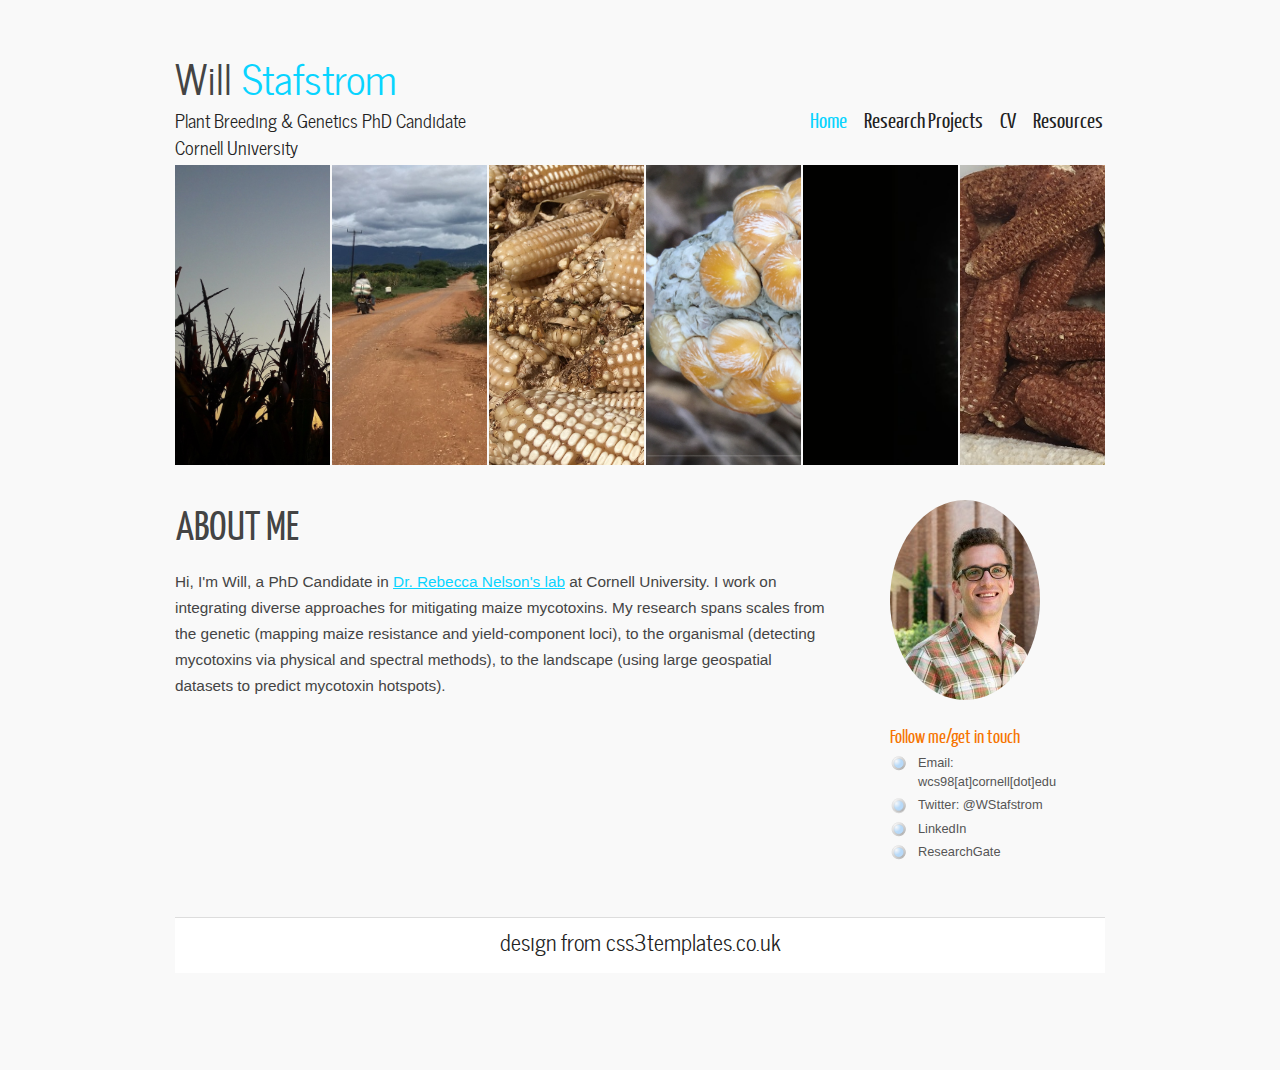
<file: index.html>
<!DOCTYPE HTML>
<html>

<head>
  <title>Will Stafstrom</title>
  <meta name="description" content="website description" />
  <meta name="keywords" content="website keywords, website keywords" />
  <meta http-equiv="content-type" content="text/html; charset=UTF-8" />
  <link rel="stylesheet" type="text/css" href="css/style.css" />
  <!-- modernizr enables HTML5 elements and feature detects -->
  <script type="text/javascript" src="js/modernizr-1.5.min.js"></script>
</head>

<body>
  <div id="main">
    <header>
      <div id="logo">
        <div id="logo_text">
          <!-- class="logo_colour", allows you to change the colour of the text -->
          <h1><a href="index.html">Will <span class="logo_colour">Stafstrom</span></a></h1>
          <h2>Plant Breeding & Genetics PhD Candidate Cornell University</h2>
        </div>
      </div>
      <nav>
        <ul class="sf-menu" id="nav">
          <li class="selected"><a href="index.html">Home</a></li>
          <li><a href="research_projects.html">Research Projects</a></li>
          <li><a href="cv.html">CV</a></li>
          <li><a href="resources.html">Resources</a></li>
        </ul>
      </nav>
    </header>
    <div id="site_content">
      <ul id="images">
        <li><img src="images/corn_nc_sunrise.jpg" width="600" height="300" alt="corn_nc_sunrise" /></li>
        <li><img src="images/kongwa.jpg" width="600" height="300" alt="kongwa_landscape" /></li>
        <li><img src="images/kongwa_corn_mold.JPG" width="600" height="300" alt="kongwa_corn_mold" /></li>
        <li><img src="images/nc_fv_corn.JPG" width="600" height="300" alt="nc_fv_corn" /></li>
        <li><img src="images/fv_micro.jpg" width="600" height="300" alt="fv_microscope" /></li>
        <li><img src="images/corn_cobs.jpg" width="600" height="300" alt="corn_cobs" /></li>
      </ul>
      <div id="sidebar_container">
        <div class="sidebar">
          <style>
            .roundimg {
              border-radius: 50%;
            }
          </style>
          <img src="images/bio-photo.jpg" width="150" height="200" alt="bio_photo" class="roundimg" />
        </div>
        <div class="sidebar">
          <h4>Follow me/get in touch</h4>
          <ul>
            <li><a href = "mailto: wcs98@cornell.edu">Email: wcs98[at]cornell[dot]edu</a></li>
            <li><a href="https://twitter.com/WStafstrom" target="_blank">Twitter: @WStafstrom</a></li>
            <li><a href="https://www.linkedin.com/in/william-stafstrom" target="_blank">LinkedIn</a></li>
            <li><a href="https://www.researchgate.net/profile/William-Stafstrom" target="_blank">ResearchGate</a></li>
          </ul>
        </div>
      </div>
      <div class="content">
        <h1>About Me</h1>
        <p>Hi, I'm Will, a PhD Candidate in <a href="https://cals.cornell.edu/rebecca-judith-nelson" target="_blank">Dr. Rebecca Nelson's lab</a> at Cornell University. I work on integrating diverse approaches for mitigating maize mycotoxins. My research spans scales from the genetic (mapping maize resistance and yield-component loci), to the organismal (detecting mycotoxins via physical and spectral methods), to the landscape (using large geospatial datasets to predict mycotoxin hotspots).</p> 
      </div>
    </div>
    <footer>
      <p><a href="http://www.css3templates.co.uk" target="_blank">design from css3templates.co.uk</a></p>
    </footer>
  </div>
  <p>&nbsp;</p>
  <!-- javascript at the bottom for fast page loading -->
  <script type="text/javascript" src="js/jquery.js"></script>
  <script type="text/javascript" src="js/jquery.easing-sooper.js"></script>
  <script type="text/javascript" src="js/jquery.sooperfish.js"></script>
  <script type="text/javascript" src="js/jquery.kwicks-1.5.1.js"></script>
  <script type="text/javascript">
    $(document).ready(function() {
      $('#images').kwicks({
        max : 600,
        spacing : 2
      });
      $('ul.sf-menu').sooperfish();
    });
  </script>
</body>
</html>
</file>
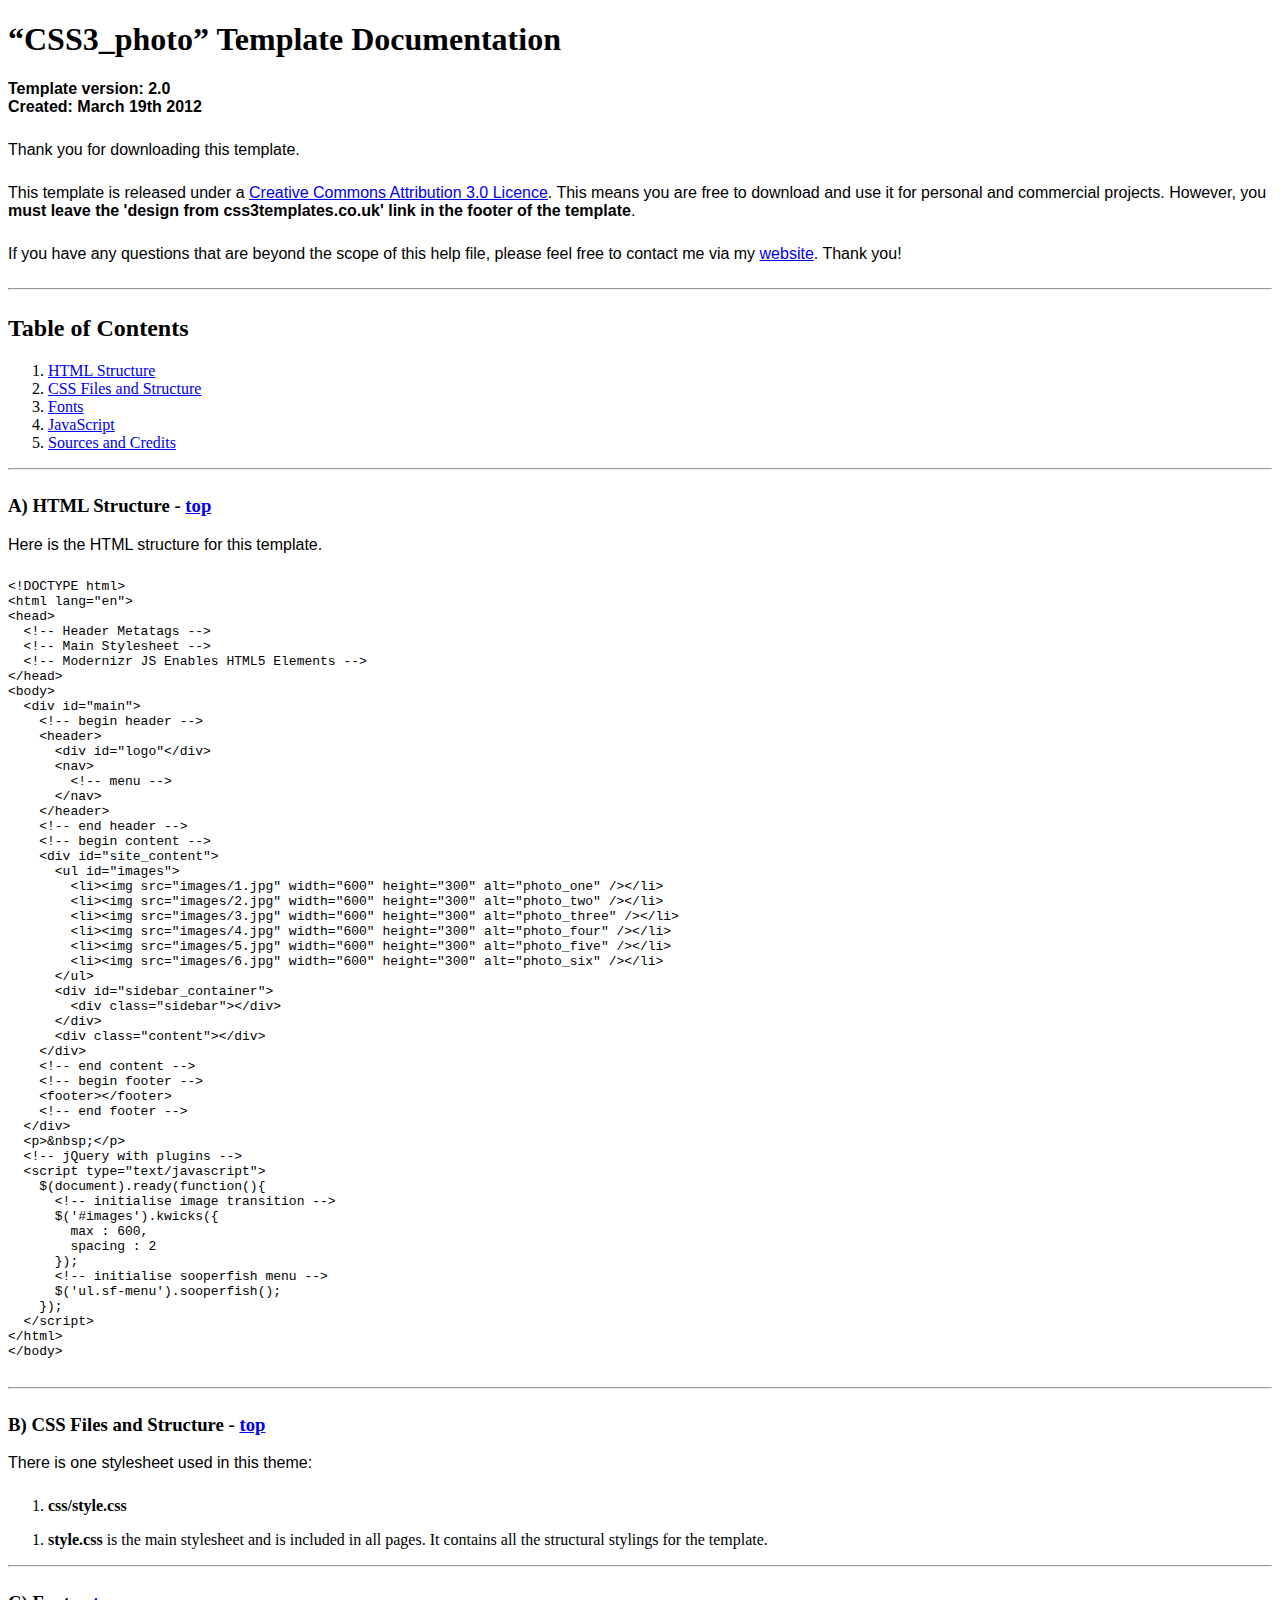
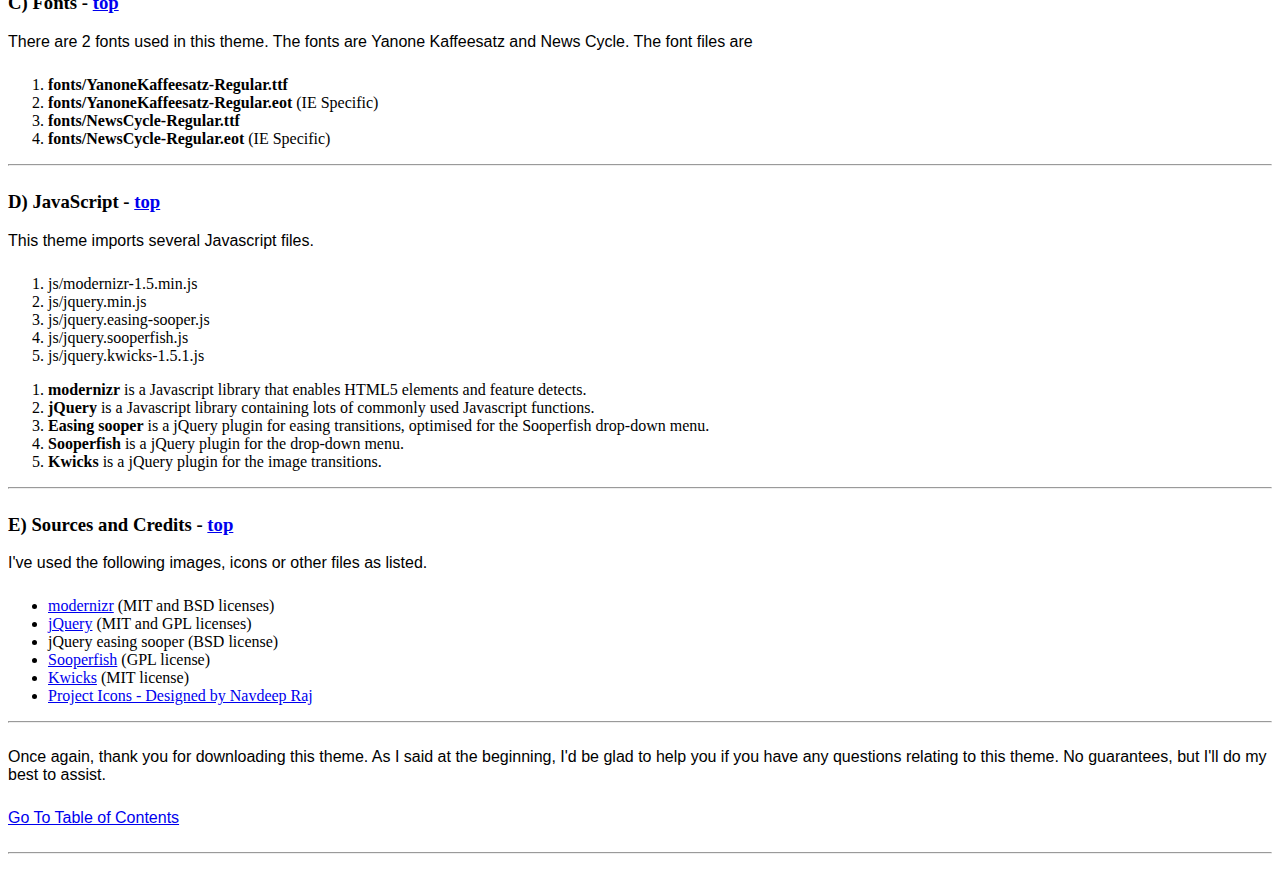
<file: documentation/index.html>
<!DOCTYPE HTML>
<html>
  <meta http-equiv="content-type" content="text/html;charset=utf-8">
  <title>CSS3_photo Template</title>
  <style type="text/css" media="screen">
    p, table, hr, .box { font-family: arial; margin-bottom:25px; }
    .box p { margin-bottom:10px; }
  </style>
</head>


<body>
  <div>

    <h1>&ldquo;CSS3_photo&rdquo; Template Documentation</h1>

    <p><strong>Template version: 2.0<br />Created: March 19th 2012</strong></p>

    <div>
      <p>Thank you for downloading this template.</p>
      <p>This template is released under a <a href="http://creativecommons.org/licenses/by/3.0">Creative Commons Attribution 3.0 Licence</a>. This means you are free to download and use it for personal and commercial projects. However, you <strong>must leave the 'design from css3templates.co.uk' link in the footer of the template</strong>.</p>
      <p>If you have any questions that are beyond the scope of this help file, please feel free to contact me via my <a href="http://www.css3templates.co.uk">website</a>. Thank you!</p>
    </div>

    <hr>

    <h2 id="toc">Table of Contents</h2>
    <ol>
      <li><a href="#htmlStructure">HTML Structure</a></li>
      <li><a href="#cssFiles">CSS Files and Structure</a></li>
      <li><a href="#fontFiles">Fonts</a></li>
      <li><a href="#javascript">JavaScript</a></li>
      <li><a href="#credits">Sources and Credits</a></li>
    </ol>

    <hr>

    <h3 id="htmlStructure"><strong>A) HTML Structure</strong> - <a href="#toc">top</a></h3>
    <p>Here is the HTML structure for this template.</p>

    <pre>
&lt;!DOCTYPE html&gt;
&lt;html lang=&quot;en&quot;&gt;
&lt;head&gt;
  &lt;!-- Header Metatags --&gt;
  &lt;!-- Main Stylesheet --&gt;
  &lt;!-- Modernizr JS Enables HTML5 Elements --&gt;
&lt;/head&gt;
&lt;body&gt;
  &lt;div id=&quot;main&quot;&gt;
    &lt;!-- begin header --&gt;
    &lt;header&gt;
      &lt;div id=&quot;logo&quot;&lt;/div&gt;
      &lt;nav&gt;
        &lt;!-- menu --&gt;
      &lt;/nav&gt;
    &lt;/header&gt;
    &lt;!-- end header --&gt;
    &lt;!-- begin content --&gt;
    &lt;div id=&quot;site_content&quot;&gt;
      &lt;ul id="images"&gt;
        &lt;li&gt;&lt;img src=&quot;images/1.jpg&quot; width=&quot;600&quot; height=&quot;300&quot; alt=&quot;photo_one&quot; /&gt;&lt;/li&gt;
        &lt;li&gt;&lt;img src=&quot;images/2.jpg&quot; width=&quot;600&quot; height=&quot;300&quot; alt=&quot;photo_two&quot; /&gt;&lt;/li&gt;
        &lt;li&gt;&lt;img src=&quot;images/3.jpg&quot; width=&quot;600&quot; height=&quot;300&quot; alt=&quot;photo_three&quot; /&gt;&lt;/li&gt;
        &lt;li&gt;&lt;img src=&quot;images/4.jpg&quot; width=&quot;600&quot; height=&quot;300&quot; alt=&quot;photo_four&quot; /&gt;&lt;/li&gt;
        &lt;li&gt;&lt;img src=&quot;images/5.jpg&quot; width=&quot;600&quot; height=&quot;300&quot; alt=&quot;photo_five&quot; /&gt;&lt;/li&gt;
        &lt;li&gt;&lt;img src=&quot;images/6.jpg&quot; width=&quot;600&quot; height=&quot;300&quot; alt=&quot;photo_six&quot; /&gt;&lt;/li&gt;
      &lt;/ul&gt;
      &lt;div id=&quot;sidebar_container&quot;&gt;
        &lt;div class=&quot;sidebar&quot;&gt;&lt;/div&gt;
      &lt;/div&gt;
      &lt;div class=&quot;content&quot;&gt;&lt;/div&gt;
    &lt;/div&gt;
    &lt;!-- end content --&gt;
    &lt;!-- begin footer --&gt;
    &lt;footer&gt;&lt;/footer&gt;
    &lt;!-- end footer --&gt;
  &lt;/div&gt;
  &lt;p&gt;&amp;nbsp;&lt;/p&gt;
  &lt;!-- jQuery with plugins --&gt;
  &lt;script type=&quot;text/javascript&quot;&gt;
    $(document).ready(function(){
      &lt;!-- initialise image transition --&gt;
      $('#images').kwicks({
        max : 600,
        spacing : 2
      });
      &lt;!-- initialise sooperfish menu --&gt;
      $('ul.sf-menu').sooperfish();
    });
  &lt;/script&gt;
&lt;/html&gt;
&lt;/body&gt;
    </pre>

    <hr>

    <h3 id="cssFiles"><strong>B) CSS Files and Structure</strong> - <a href="#toc">top</a></h3>

    <p>There is one stylesheet used in this theme:</p>
    <ol>
      <li><b>css/style.css</b></li>
    </ol>

    <ol>
      <li><b>style.css</b> is the main stylesheet and is included in all pages. It contains all the structural stylings for the template.</li>
    </ol>

    <hr>

    <h3 id="fontFiles"><strong>C) Fonts</strong> - <a href="#toc">top</a></h3>

    <p>There are 2 fonts used in this theme. The fonts are Yanone Kaffeesatz and News Cycle. The font files are</p>
    <ol>
      <li><b>fonts/YanoneKaffeesatz-Regular.ttf</b></li>
      <li><b>fonts/YanoneKaffeesatz-Regular.eot</b> (IE Specific)</li>
      <li><b>fonts/NewsCycle-Regular.ttf</b></li>
      <li><b>fonts/NewsCycle-Regular.eot</b> (IE Specific)</li>
    </ol>

    <hr>

    <h3 id="javascript"><strong>D) JavaScript</strong> - <a href="#toc">top</a></h3>

    <p>This theme imports several Javascript files.</p>

    <ol>
      <li>js/modernizr-1.5.min.js</li>
      <li>js/jquery.min.js</li>
      <li>js/jquery.easing-sooper.js</li>
      <li>js/jquery.sooperfish.js</li>
      <li>js/jquery.kwicks-1.5.1.js</li>
    </ol>

    <ol>
      <li><b>modernizr</b> is a Javascript library that enables HTML5 elements and feature detects.</li>
      <li><b>jQuery</b> is a Javascript library containing lots of commonly used Javascript functions.</li>
      <li><b>Easing sooper</b> is a jQuery plugin for easing transitions, optimised for the Sooperfish drop-down menu.</li>
      <li><b>Sooperfish</b> is a jQuery plugin for the drop-down menu.</li>
      <li><b>Kwicks</b> is a jQuery plugin for the image transitions.</li>
    </ol>

    <hr>

    <h3 id="credits"><strong>E) Sources and Credits</strong> - <a href="#toc">top</a></h3>

    <p>I've used the following images, icons or other files as listed.

    <ul>
      <li><a href="http://www.modernizr.com">modernizr</a> (MIT and BSD licenses)</li>
      <li><a href="http://www.jquery.com">jQuery</a> (MIT and GPL licenses)</li>
      <li>jQuery easing sooper (BSD license)</li>
      <li><a href="http://archive.plugins.jquery.com/project/SooperFish">Sooperfish</a> (GPL license)</li>
      <li><a href="http://www.jeremymartin.name/projects.php?project=kwicks">Kwicks</a> (MIT license)</li>
      <li><a href="http://www.dezinerfolio.com/freebie/project-icon-set">Project Icons - Designed by Navdeep Raj</a>
    </ul>

    <hr>

    <p>Once again, thank you for downloading this theme. As I said at the beginning, I'd be glad to help you if you have any questions relating to this theme. No guarantees, but I'll do my best to assist.</p>

    <p><a href="#toc">Go To Table of Contents</a></p>

    <hr>
  </div>
</body>
</html>
</file>
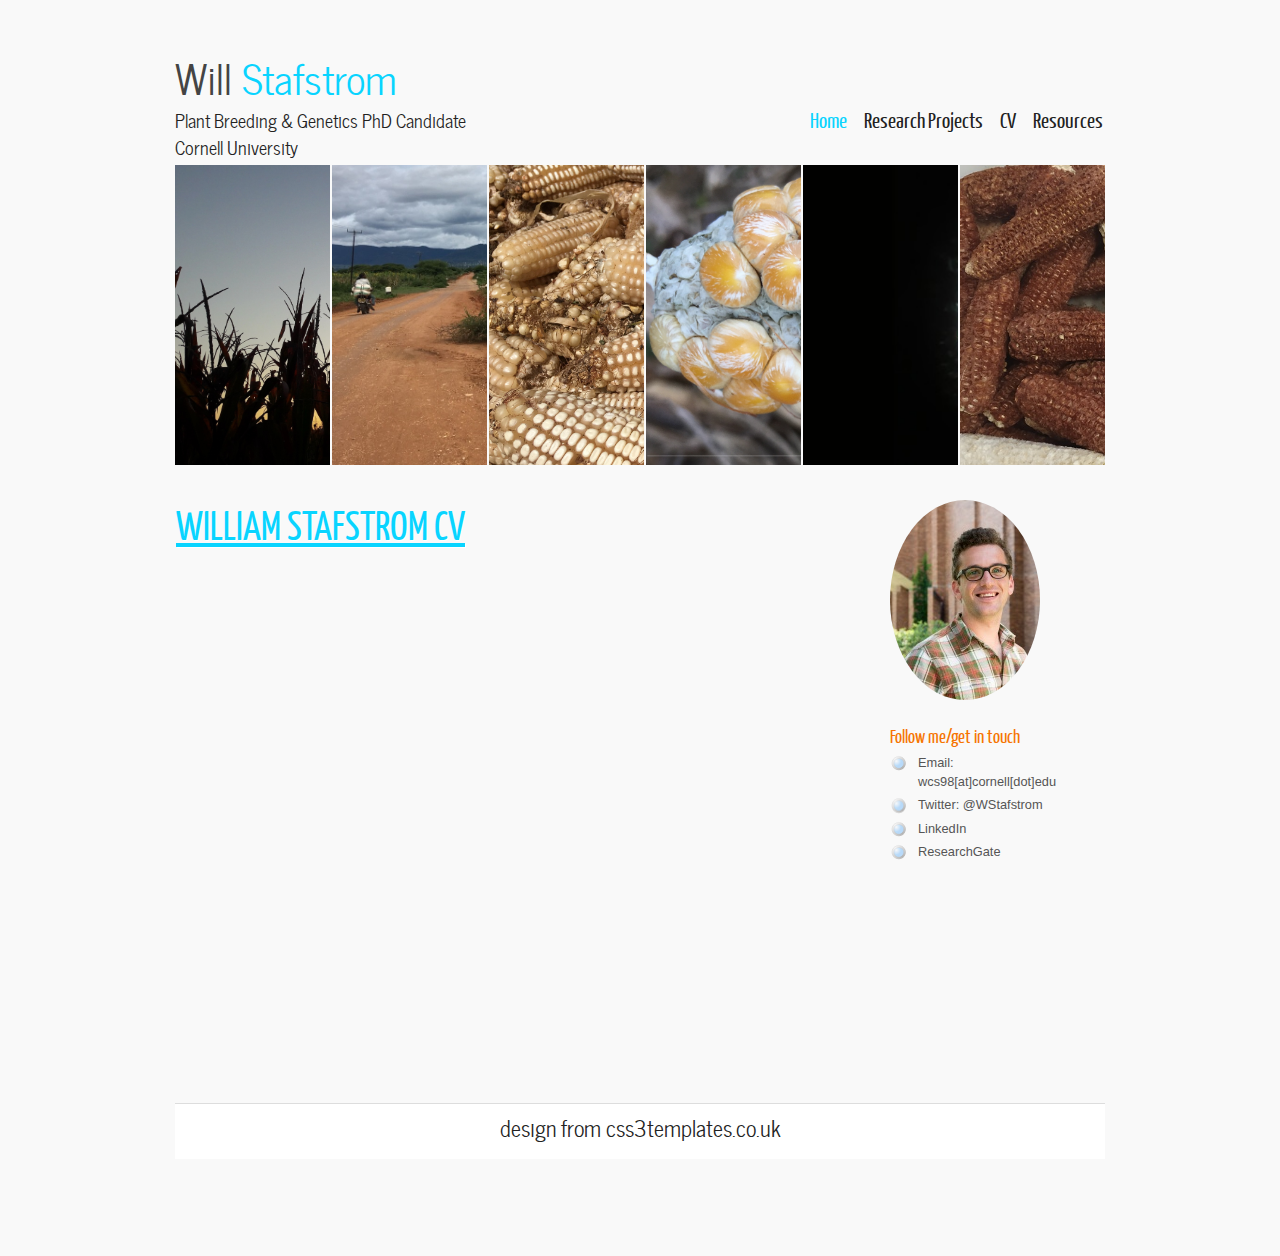
<file: cv.html>
<!DOCTYPE HTML>
<html>

<head>
  <title>Will Stafstrom</title>
  <meta name="description" content="website description" />
  <meta name="keywords" content="website keywords, website keywords" />
  <meta http-equiv="content-type" content="text/html; charset=UTF-8" />
  <link rel="stylesheet" type="text/css" href="css/style.css" />
  <!-- modernizr enables HTML5 elements and feature detects -->
  <script type="text/javascript" src="js/modernizr-1.5.min.js"></script>
</head>

<body>
  <div id="main">
    <header>
      <div id="logo">
        <div id="logo_text">
          <!-- class="logo_colour", allows you to change the colour of the text -->
          <h1><a href="index.html">Will <span class="logo_colour">Stafstrom</span></a></h1>
          <h2>Plant Breeding & Genetics PhD Candidate Cornell University</h2>
        </div>
      </div>
      <nav>
        <ul class="sf-menu" id="nav">
          <li class="selected"><a href="index.html">Home</a></li>
          <li><a href="research_projects.html">Research Projects</a></li>
          <li><a href="cv.html">CV</a></li>
          <li><a href="resources.html">Resources</a></li>
        </ul>
      </nav>
    </header>
    <div id="site_content">
      <ul id="images">
        <li><img src="images/corn_nc_sunrise.jpg" width="600" height="300" alt="corn_nc_sunrise" /></li>
        <li><img src="images/kongwa.jpg" width="600" height="300" alt="kongwa_landscape" /></li>
        <li><img src="images/kongwa_corn_mold.JPG" width="600" height="300" alt="kongwa_corn_mold" /></li>
        <li><img src="images/nc_fv_corn.JPG" width="600" height="300" alt="nc_fv_corn" /></li>
        <li><img src="images/fv_micro.jpg" width="600" height="300" alt="fv_microscope" /></li>
        <li><img src="images/corn_cobs.jpg" width="600" height="300" alt="corn_cobs" /></li>
      </ul>
      <div id="sidebar_container">
        <div class="sidebar">
          <style>
            .roundimg {
              border-radius: 50%;
            }
          </style>
          <img src="images/bio-photo.jpg" width="150" height="200" alt="bio_photo" class="roundimg" />
        </div>
        <div class="sidebar">
          <h4>Follow me/get in touch</h4>
          <ul>
            <li><a href = "mailto: wcs98@cornell.edu">Email: wcs98[at]cornell[dot]edu</a></li>
            <li><a href="https://twitter.com/WStafstrom" target="_blank">Twitter: @WStafstrom</a></li>
            <li><a href="https://www.linkedin.com/in/william-stafstrom" target="_blank">LinkedIn</a></li>
            <li><a href="https://www.researchgate.net/profile/William-Stafstrom" target="_blank">ResearchGate</a></li>
          </ul>
        </div>
      </div>
      <div class="content">
        <h1><a href="https://wstafstrom.github.io/site/Stafstrom_website_CV.pdf" target="_blank">William Stafstrom CV</a></h1>
        <iframe src="https://docs.google.com/viewer?url=https://wstafstrom.github.io/site/Stafstrom_website_CV.pdf&embedded=true" style="width:600px; height:500px;" frameborder="0"></iframe>
      </div>
    </div>
    <footer>
      <p><a href="http://www.css3templates.co.uk">design from css3templates.co.uk</a></p>
    </footer>
  </div>
  <p>&nbsp;</p>
  <!-- javascript at the bottom for fast page loading -->
  <script type="text/javascript" src="js/jquery.js"></script>
  <script type="text/javascript" src="js/jquery.easing-sooper.js"></script>
  <script type="text/javascript" src="js/jquery.sooperfish.js"></script>
  <script type="text/javascript" src="js/jquery.kwicks-1.5.1.js"></script>
  <script type="text/javascript">
    $(document).ready(function() {
      $('#images').kwicks({
        max : 600,
        spacing : 2
      });
      $('ul.sf-menu').sooperfish();
    });
  </script>
</body>
</html>
</file>
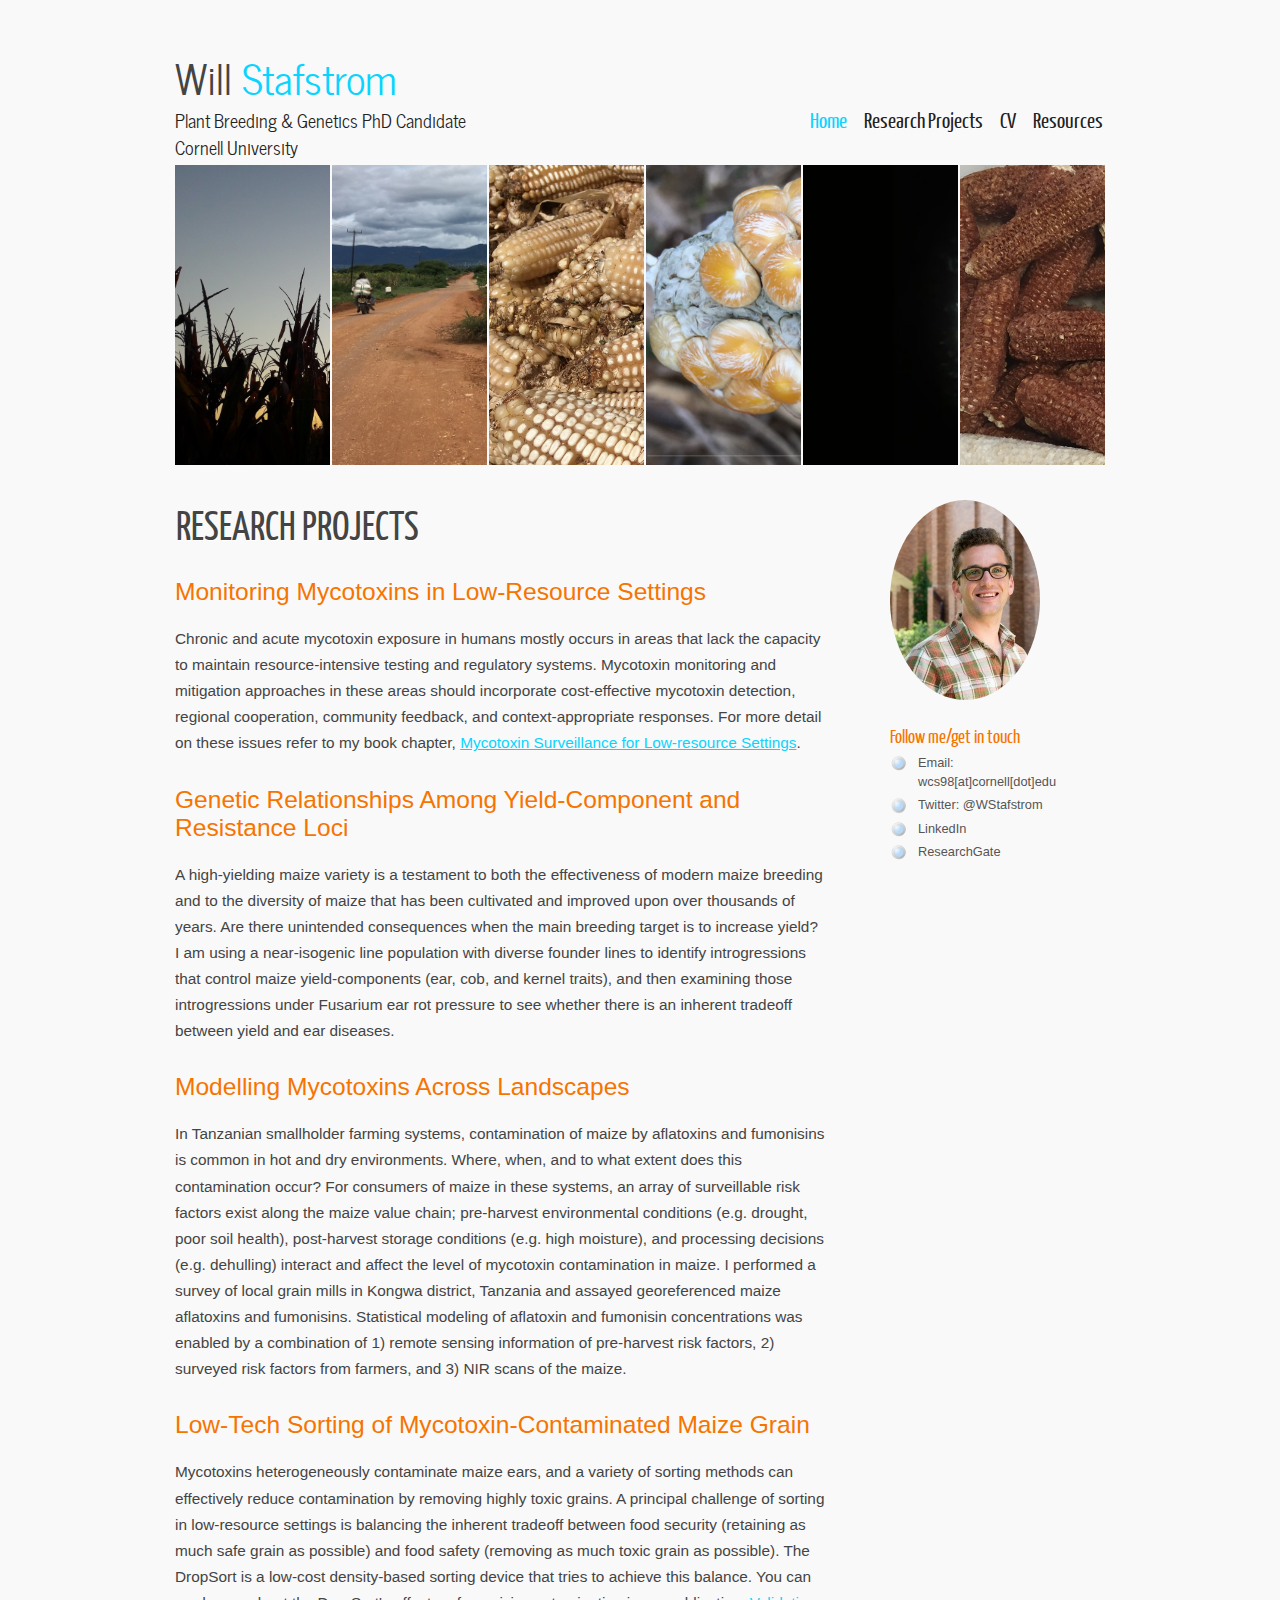
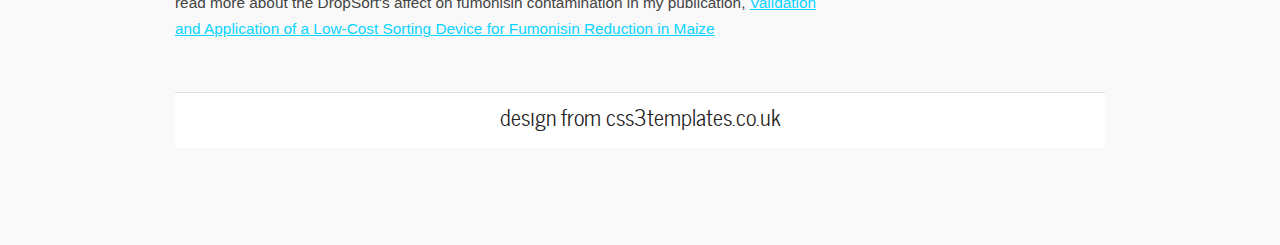
<file: research_projects.html>
<!DOCTYPE HTML>
<html>

<head>
  <title>Will Stafstrom</title>
  <meta name="description" content="website description" />
  <meta name="keywords" content="website keywords, website keywords" />
  <meta http-equiv="content-type" content="text/html; charset=UTF-8" />
  <link rel="stylesheet" type="text/css" href="css/style.css" />
  <!-- modernizr enables HTML5 elements and feature detects -->
  <script type="text/javascript" src="js/modernizr-1.5.min.js"></script>
</head>

<body>
  <div id="main">
    <header>
      <div id="logo">
        <div id="logo_text">
          <!-- class="logo_colour", allows you to change the colour of the text -->
          <h1><a href="index.html">Will <span class="logo_colour">Stafstrom</span></a></h1>
          <h2>Plant Breeding & Genetics PhD Candidate Cornell University</h2>
        </div>
      </div>
      <nav>
        <ul class="sf-menu" id="nav">
          <li class="selected"><a href="index.html">Home</a></li>
          <li><a href="research_projects.html">Research Projects</a></li>
          <li><a href="cv.html">CV</a></li>
          <li><a href="resources.html">Resources</a></li>
        </ul>
      </nav>
    </header>
    <div id="site_content">
      <ul id="images">
        <li><img src="images/corn_nc_sunrise.jpg" width="600" height="300" alt="corn_nc_sunrise" /></li>
        <li><img src="images/kongwa.jpg" width="600" height="300" alt="kongwa_landscape" /></li>
        <li><img src="images/kongwa_corn_mold.JPG" width="600" height="300" alt="kongwa_corn_mold" /></li>
        <li><img src="images/nc_fv_corn.JPG" width="600" height="300" alt="nc_fv_corn" /></li>
        <li><img src="images/fv_micro.jpg" width="600" height="300" alt="fv_microscope" /></li>
        <li><img src="images/corn_cobs.jpg" width="600" height="300" alt="corn_cobs" /></li>
      </ul>
      <div id="sidebar_container">
        <div class="sidebar">
          <style>
            .roundimg {
              border-radius: 50%;
            }
          </style>
          <img src="images/bio-photo.jpg" width="150" height="200" alt="bio_photo" class="roundimg" />
        </div>
        <div class="sidebar">
          <h4>Follow me/get in touch</h4>
          <ul>
            <li><a href = "mailto: wcs98@cornell.edu">Email: wcs98[at]cornell[dot]edu</a></li>
            <li><a href="https://twitter.com/WStafstrom" target="_blank">Twitter: @WStafstrom</a></li>
            <li><a href="https://www.linkedin.com/in/william-stafstrom" target="_blank">LinkedIn</a></li>
            <li><a href="https://www.researchgate.net/profile/William-Stafstrom" target="_blank">ResearchGate</a></li>
          </ul>
        </div>
      </div>
      <div class="content">
        <h1>Research Projects</h1>
        <h2>Monitoring Mycotoxins in Low-Resource Settings</h2>
        <p>Chronic and acute mycotoxin exposure in humans mostly occurs in areas that lack the capacity to maintain resource-intensive testing and regulatory systems. Mycotoxin monitoring and mitigation approaches in these areas should incorporate cost-effective mycotoxin detection, regional cooperation, community feedback, and context-appropriate responses. For more detail on these issues refer to my book chapter, <a href="https://www.researchgate.net/publication/349572598_Mycotoxin_Surveillance_for_Low-resource_Settings"> Mycotoxin Surveillance for Low-resource Settings</a>. </p>
        <h2>Genetic Relationships Among Yield-Component and Resistance Loci</h2>
        <p>A high-yielding maize variety is a testament to both the effectiveness of modern maize breeding and to the diversity of maize that has been cultivated and improved upon over thousands of years. Are there unintended consequences when the main breeding target is to increase yield? I am using a near-isogenic line population with diverse founder lines to identify introgressions that control maize yield-components (ear, cob, and kernel traits), and then examining those introgressions under Fusarium ear rot pressure to see whether there is an inherent tradeoff between yield and ear diseases. </p>
        <h2>Modelling Mycotoxins Across Landscapes</h2>
        <p>In Tanzanian smallholder farming systems, contamination of maize by aflatoxins and fumonisins is common in hot and dry environments. Where, when, and to what extent does this contamination occur? For consumers of maize in these systems, an array of surveillable risk factors exist along the maize value chain; pre-harvest environmental conditions (e.g. drought, poor soil health), post-harvest storage conditions (e.g. high moisture), and processing decisions (e.g. dehulling) interact and affect the level of mycotoxin contamination in maize. I performed a survey of local grain mills in Kongwa district, Tanzania and assayed georeferenced maize aflatoxins and fumonisins. Statistical modeling of aflatoxin and fumonisin concentrations was enabled by a combination of 1) remote sensing information of pre-harvest risk factors, 2) surveyed risk factors from farmers, and 3) NIR scans of the maize. </p>
        <h2>Low-Tech Sorting of Mycotoxin-Contaminated Maize Grain</h2>
        <p>Mycotoxins heterogeneously contaminate maize ears, and a variety of sorting methods can effectively reduce contamination by removing highly toxic grains. A principal challenge of sorting in low-resource settings is balancing the inherent tradeoff between food security (retaining as much safe grain as possible) and food safety (removing as much toxic grain as possible). The DropSort is a low-cost density-based sorting device that tries to achieve this balance. You can read more about the DropSort's affect on fumonisin contamination in my publication,  <a href="https://www.mdpi.com/2072-6651/13/9/652"> Validation and Application of a Low-Cost Sorting Device for Fumonisin Reduction in Maize</a> </p>
      </div>
    </div>
    <footer>
      <p><a href="http://www.css3templates.co.uk">design from css3templates.co.uk</a></p>
    </footer>
  </div>
  <p>&nbsp;</p>
  <!-- javascript at the bottom for fast page loading -->
  <script type="text/javascript" src="js/jquery.js"></script>
  <script type="text/javascript" src="js/jquery.easing-sooper.js"></script>
  <script type="text/javascript" src="js/jquery.sooperfish.js"></script>
  <script type="text/javascript" src="js/jquery.kwicks-1.5.1.js"></script>
  <script type="text/javascript">
    $(document).ready(function() {
      $('#images').kwicks({
        max : 600,
        spacing : 2
      });
      $('ul.sf-menu').sooperfish();
    });
  </script>
</body>
</html>
</file>
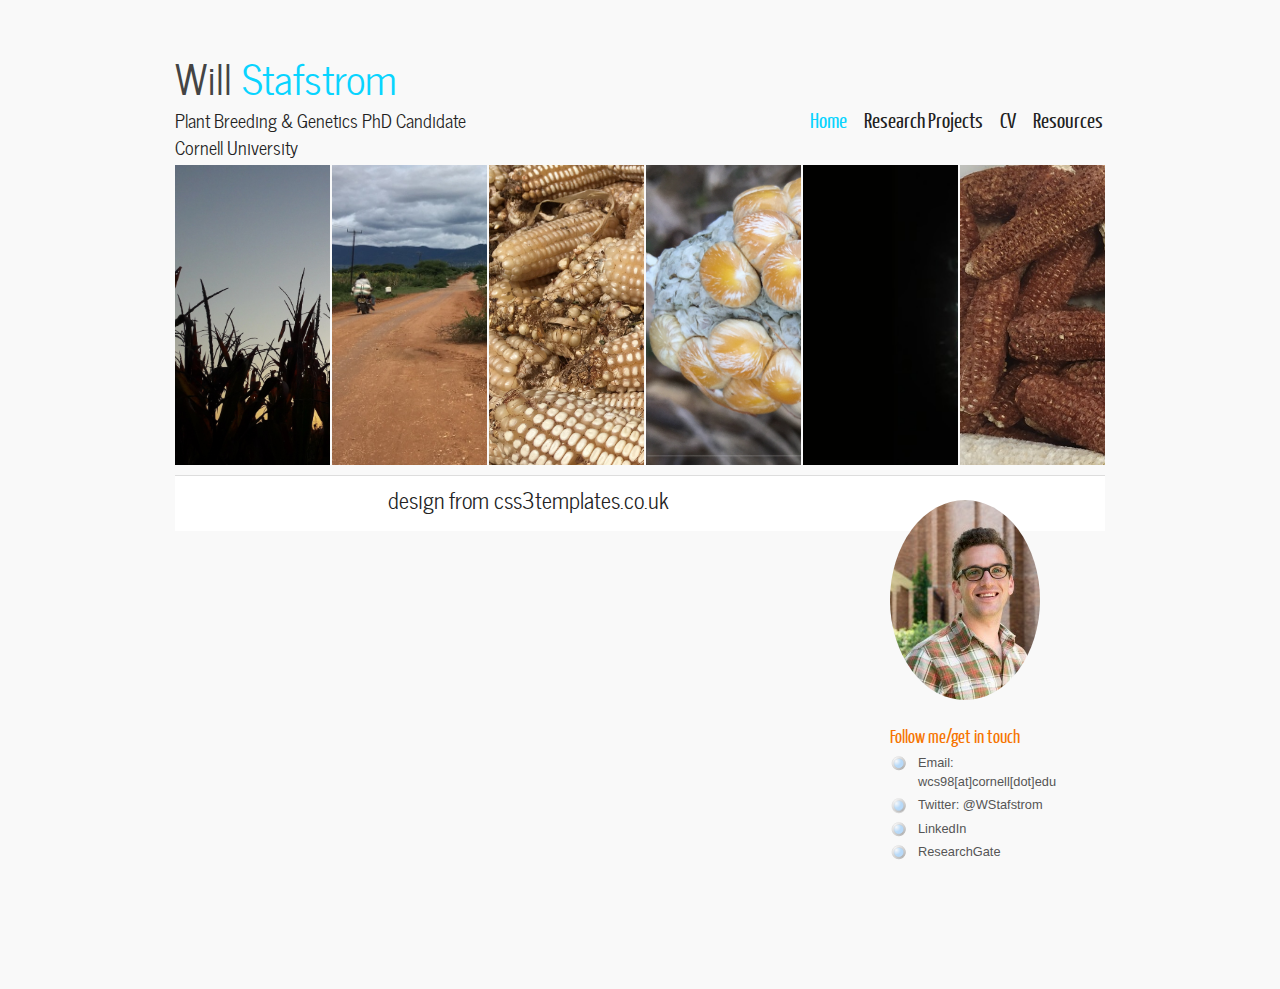
<file: resources.html>
<!DOCTYPE HTML>
<html>

<head>
  <title>Will Stafstrom</title>
  <meta name="description" content="website description" />
  <meta name="keywords" content="website keywords, website keywords" />
  <meta http-equiv="content-type" content="text/html; charset=UTF-8" />
  <link rel="stylesheet" type="text/css" href="css/style.css" />
  <!-- modernizr enables HTML5 elements and feature detects -->
  <script type="text/javascript" src="js/modernizr-1.5.min.js"></script>
</head>

<body>
  <div id="main">
    <header>
      <div id="logo">
        <div id="logo_text">
          <!-- class="logo_colour", allows you to change the colour of the text -->
          <h1><a href="index.html">Will <span class="logo_colour">Stafstrom</span></a></h1>
          <h2>Plant Breeding & Genetics PhD Candidate Cornell University</h2>
        </div>
      </div>
      <nav>
        <ul class="sf-menu" id="nav">
          <li class="selected"><a href="index.html">Home</a></li>
          <li><a href="research_projects.html">Research Projects</a></li>
          <li><a href="cv.html">CV</a></li>
          <li><a href="resources.html">Resources</a></li>
        </ul>
      </nav>
    </header>
    <div id="site_content">
      <ul id="images">
        <li><img src="images/corn_nc_sunrise.jpg" width="600" height="300" alt="corn_nc_sunrise" /></li>
        <li><img src="images/kongwa.jpg" width="600" height="300" alt="kongwa_landscape" /></li>
        <li><img src="images/kongwa_corn_mold.JPG" width="600" height="300" alt="kongwa_corn_mold" /></li>
        <li><img src="images/nc_fv_corn.JPG" width="600" height="300" alt="nc_fv_corn" /></li>
        <li><img src="images/fv_micro.jpg" width="600" height="300" alt="fv_microscope" /></li>
        <li><img src="images/corn_cobs.jpg" width="600" height="300" alt="corn_cobs" /></li>
      </ul>
      <div id="sidebar_container">
        <div class="sidebar">
          <style>
            .roundimg {
              border-radius: 50%;
            }
          </style>
          <img src="images/bio-photo.jpg" width="150" height="200" alt="bio_photo" class="roundimg" />
        </div>
        <div class="sidebar">
          <h4>Follow me/get in touch</h4>
          <ul>
            <li><a href = "mailto: wcs98@cornell.edu">Email: wcs98[at]cornell[dot]edu</a></li>
            <li><a href="https://twitter.com/WStafstrom" target="_blank">Twitter: @WStafstrom</a></li>
            <li><a href="https://www.linkedin.com/in/william-stafstrom" target="_blank">LinkedIn</a></li>
            <li><a href="https://www.researchgate.net/profile/William-Stafstrom" target="_blank">ResearchGate</a></li>
          </ul>
        </div>
      </div>
    <footer>
      <p><a href="http://www.css3templates.co.uk">design from css3templates.co.uk</a></p>
    </footer>
  </div>
  <p>&nbsp;</p>
  <!-- javascript at the bottom for fast page loading -->
  <script type="text/javascript" src="js/jquery.js"></script>
  <script type="text/javascript" src="js/jquery.easing-sooper.js"></script>
  <script type="text/javascript" src="js/jquery.sooperfish.js"></script>
  <script type="text/javascript" src="js/jquery.kwicks-1.5.1.js"></script>
  <script type="text/javascript">
    $(document).ready(function() {
      $('#images').kwicks({
        max : 600,
        spacing : 2
      });
      $('ul.sf-menu').sooperfish();
    });
  </script>
</body>
</html>
</file>
<file: css/style.css>
@font-face { 
  font-family: Yanone Kaffeesatz; 
    src: url('../fonts/YanoneKaffeesatz-Regular.eot'); 
    src: local("Yanone Kaffeesatz"), url('../fonts/YanoneKaffeesatz-Regular.ttf'); 
} 

@font-face { 
  font-family: News Cycle; 
    src: url('../fonts/NewsCycle-Regular.eot'); 
    src: local("News Cycle"), url('../fonts/NewsCycle-Regular.ttf'); 
} 

html { 
  height: 100%;
}

* { 
  margin: 0;
  padding: 0;
}

/* tell the browser to render HTML 5 elements as block */
article, aside, figure, footer, header, hgroup, nav, section { 
  display:block;
}

body { 
  font: normal .80em arial, sans-serif;
  background: #F9F9F9;
  color: #444;
}

p { 
  padding: 0 0 20px 0;
  line-height: 1.7em;
}

img { 
  border: 0;
}

h1, h2, h3, h4, h5, h6 { 
  color: #362C20;
  letter-spacing: 0em;
  padding: 0 0 5px 0;
}

h1, h2, h3 { 
  font: normal 140% arial, sans-serif;
  margin: 0 0 15px 0;
  padding: 15px 0 5px 0;
  color: #222;
}

h2 { 
  font-size: 160%;
  padding: 9px 0 5px 0;
  color: #F67400;
}

h3 { 
  font-size: 140%;
  padding: 5px 0 0 0;
}

h4, h6 { 
  color: #F67400;
  padding: 0 0 5px 0;
  font: normal 150% 'Yanone kaffeesatz', arial, sans-serif;
}

h5, h6 { 
  color: #555;
  font: italic 95% arial, sans-serif;
  letter-spacing: normal;
  padding: 0 0 15px 0;
}

a, a:hover { 
  outline: none;
  text-decoration: underline;
  color: #09D4FF;
}

a:hover { 
  text-decoration: none;
}

blockquote { 
  margin: 20px 0; 
  padding: 10px 20px 0 20px;
  border: 1px solid #E5E5DB;
  background: #FFF;
}

ul { 
  margin: 2px 0 22px 17px;
}

ul li { 
  list-style-type: circle;
  margin: 0 0 6px 0; 
  padding: 0 0 4px 5px;
  line-height: 1.5em;
}

ol { 
  margin: 8px 0 22px 20px;
}

ol li { 
  margin: 0 0 11px 0;
}

.left { 
  float: left;
  width: auto;
  margin-right: 10px;
}

.right { 
  float: right; 
  width: auto;
  margin-left: 10px;
}

.center { 
  display: block;
  text-align: center;
  margin: 20px auto;
}

#main, nav, #container, #logo, #site_content, footer { 
  margin-left: auto; 
  margin-right: auto;
}

#main {
  margin: 25px auto;
  width: 930px;
  background: transparent;
  padding-bottom: 30px;
}


header { 
  background: transparent;
  height: 125px;
}

#logo { 
  width: 300px;
  height: 125px;
  background: transparent;
  color: #888;
  padding: 0;
  float: left;
}

#logo h1, #logo h2 { 
  font: normal 320% 'News Cycle', arial, sans-serif;
  border-bottom: 0;
  text-transform: none;
  margin: 0;
}

#logo_text h1, #logo_text h1 a, #logo_text h1 a:hover { 
  padding: 20px 0 0 0;
  color: #444;
  text-decoration: none;
}

#logo_text h1 a .logo_colour { 
  color: #09D4FF;
}

#logo_text a:hover .logo_colour { 
  color: #444;
}

#logo_text h2 { 
  font-size: 140%;
  padding: 0 0 0 0;
  color: #222;
}

nav { 
  height: 44px;
  width: 600px;
  float: right;
  margin: 75px auto 0 auto;
  color: #222;
} 

#site_content { 
  width: 930px;
  overflow: hidden;
  margin: 0px auto 0 auto;
  padding: 15px 0 15px 0;
} 

#sidebar_container { 
  float: right;
  width: 224px;
  margin: 25px 0 0 0;
}

.sidebar { 
  float: right;
  width: 200px;
  margin: 0 0 17px 0;
  padding: 0 15px 5px 13px;
}
  
.sidebar h3, .content h1 { 
  padding: 0 15px 20px 0;
  font: 270% 'Yanone Kaffeesatz', arial, sans-serif;
  text-shadow:  #FFF 1px 1px;
  margin: 0 1px;
  color: #444;
  text-transform: uppercase;
}

.sidebar h3 { 
  color: #444;
  font: 300% 'Yanone Kaffeesatz', arial, sans-serif;
  padding: 0 15px 5px 0;
}

.sidebar ul { 
  margin: 0 0 15px 0;
} 

.sidebar li a, .sidebar li a:hover { 
  color: #555;
  text-decoration: none;
} 

.sidebar li a:hover { 
  text-decoration: underline;
} 

.sidebar_item, .content_item { 
  padding: 15px 0;
}

.content { 
  text-align: left;
  width: 650px;
  margin: 0 0 15px 0;
  float: left;
  font-size: 120%;
  padding: 25px 0 0 0;
}
  
.content ul { 
  margin: 2px 0 22px 0px;
}

.content ul li, .sidebar ul li { 
  list-style-type: none;
  background: url(../images/bullet.png) no-repeat;
  margin: 0 0 0 0; 
  padding: 0 0 4px 28px;
  line-height: 1.5em;
}

footer { 
  width: 930px;
  font: 170% 'News Cycle', arial, sans-serif;
  height: 30px;
  padding: 5px 0 20px 0;
  text-align: center;
  border-top: 1px solid #ddd;
  background: #FFF;
}

footer p { 
  line-height: 1.7em;
  padding: 0 0 10px 0;
}

footer a { 
  color: #222;
  text-decoration: none;
}

footer a:hover { 
  color: #222;
  text-shadow: none;
  text-decoration: underline;
}

.form_settings { 
  margin: 15px 0 0 0;
}

.form_settings p { 
  padding: 0 0 4px 0;
}

.form_settings span { 
  float: left; 
  width: 200px; 
  text-align: left;
}
  
.form_settings input, .form_settings textarea { 
  padding: 5px; 
  width: 299px; 
  font: 100% arial; 
  border: 1px solid #D5D5D5; 
  background: #FFF; 
  color: #47433F;
  border-radius: 7px 7px 7px 7px;
  -moz-border-radius: 7px 7px 7px 7px;
  -webkit-border: 7px 7px 7px 7px;  
}
  
.form_settings .submit { 
  font: 140% 'Yanone Kaffeesatz', arial, sans-serif; 
  border: 0; 
  width: 99px; 
  margin: 0 0 0 212px; 
  height: 33px;
  padding: 2px 0 3px 0;
  cursor: pointer; 
  background: #1EC9F4; 
  -webkit-border-radius: .5em .5em .5em .5em ; 
  -moz-border-radius: .5em .5em .5em .5em ;
  border-radius: .5em .5em .5em .5em ;
  -webkit-box-shadow: 0 1px 2px rgba(0,0,0,.2);
  -moz-box-shadow: 0 1px 2px rgba(0,0,0,.2);
  box-shadow: 0 1px 2px rgba(0,0,0,.2);  
  color: #FFF;
  border: solid 1px #0D8AA9;
  background: #46C4DD;
  text-shadow: 1px 1px #178497;
}

.form_settings textarea, .form_settings select { 
  font: 100% arial; 
  width: 299px;
}

.form_settings select { 
  width: 310px;
}

.form_settings .checkbox { 
  margin: 4px 0; 
  padding: 0; 
  width: 14px;
  border: 0;
  background: none;
}

.separator { 
  width: 100%;
  height: 0;
  border-top: 1px solid #D9D5CF;
  border-bottom: 1px solid #FFF;
  margin: 0 0 20px 0;
}
  
table { 
  margin: 10px 0 30px 0;
}

table tr th, table tr td { 
  background: #70D4E6;
  color: #FFF;
  padding: 7px 4px;
  text-align: left;
}
  
table tr td { 
  background: #D3F2F7;
  color: #47433F;
  border-top: 1px solid #FFF;
}





/**
Stylesheet for SooperFish by www.SooperThemes.com
Author: Jurriaan Roelofs
**/

/* Configuration of menu width */
html body ul.sf-menu ul,html body ul.sf-menu ul li { 
  width: 200px;
}

html body ul.sf-menu ul ul { 
  margin: 0 0 0 200px;
}

/* Framework for proper showing/hiding/positioning */
ul.sf-menu,ul.sf-menu * { 
  margin: 0;
  padding: 0;
}

ul.sf-menu { 
  display: block;
  position: relative;
}
  
ul.sf-menu li { 
  display: block;
  list-style: none;
  float: left;
  position: relative;
}
  
ul.sf-menu li:hover { 
  visibility: inherit; /* fixes IE7 'sticky bug' */ 
}

ul.sf-menu a { 
  display: block;
  position: relative;
}
  
ul.sf-menu ul { 
  position: absolute;
  left: 0;
  width: 150px; 
  top: auto;
  left: -999999px;
}
  
ul.sf-menu ul a { 
  zoom: 1; /* IE6/7 fix */ 
}

ul.sf-menu ul li { 
  float: left; /* Must always be floated otherwise there will be a rogue 1px margin-bottom in IE6/7 */
  width: 150px;
}
  
ul.sf-menu ul ul { 
  top: 0;
  margin: 0 0 0 150px;
}

ul.sf-menu li:hover ul,ul.sf-menu li:focus ul,ul.sf-menu li.sf-hover ul, 
ul.sf-menu ul li:hover ul,ul.sf-menu ul li:focus ul,ul.sf-menu ul li.sf-hover ul,
ul.sf-menu ul ul li:hover ul,ul.sf-menu ul ul li:focus ul,ul.sf-menu ul ul li.sf-hover ul,
ul.sf-menu ul ul ul li:hover ul,ul.sf-menu ul ul ul li:focus ul,ul.sf-menu ul ul ul li.sf-hover ul { 
  left: auto;
}
  
ul.sf-menu li:hover ul ul,ul.sf-menu li:focus ul ul,ul.sf-menu li.sf-hover ul ul,
ul.sf-menu ul li:hover ul ul,ul.sf-menu ul li:focus ul ul,ul.sf-menu ul li.sf-hover ul ul,
ul.sf-menu ul ul li:hover ul ul,ul.sf-menu ul ul li:focus ul ul,ul.sf-menu ul ul li.sf-hover ul ul,
ul.sf-menu ul ul ul li:hover ul ul,ul.sf-menu ul ul ul li:focus ul ul,ul.sf-menu ul ul ul li.sf-hover ul ul { 
  left: -999999px;
}

/* Theming the menu */
ul#nav { 
  float: right;
}

ul#nav ul { 
  background: #09D4FF;
  margin-top: 5px;
  padding-bottom: 15px;
}

ul#nav li a { 
  padding:7px 0px 6px 15px;
  font: 170% 'Yanone Kaffeesatz', arial, sans-serif;
  text-shadow: 1px 1px #fff;
  text-decoration: none;
  color: #222;
  margin-right: 2px;
}

ul#nav li a:hover, ul#nav li a:focus, ul#nav li.selected a, ul#nav li.selected a:hover, ul#nav li.selected a:focus { 
  color: #09D4FF;
  text-shadow: none;
}

ul#nav ul li a { 
  color: #FFF;
  text-shadow: none;
}

ul#nav ul li a:hover { 
  color: #222;
  margin-right: 2px;
}



/* Image Transitions */
ul#images {
  margin: 0 15px 10px 0;
  padding: 0;
  position: relative;
}

ul#images li {
  display: block;
  overflow: hidden;
  padding: 0;
  float: left;
  width: 155px;
  height: 300px;
  list-style: none;
}
</file>
